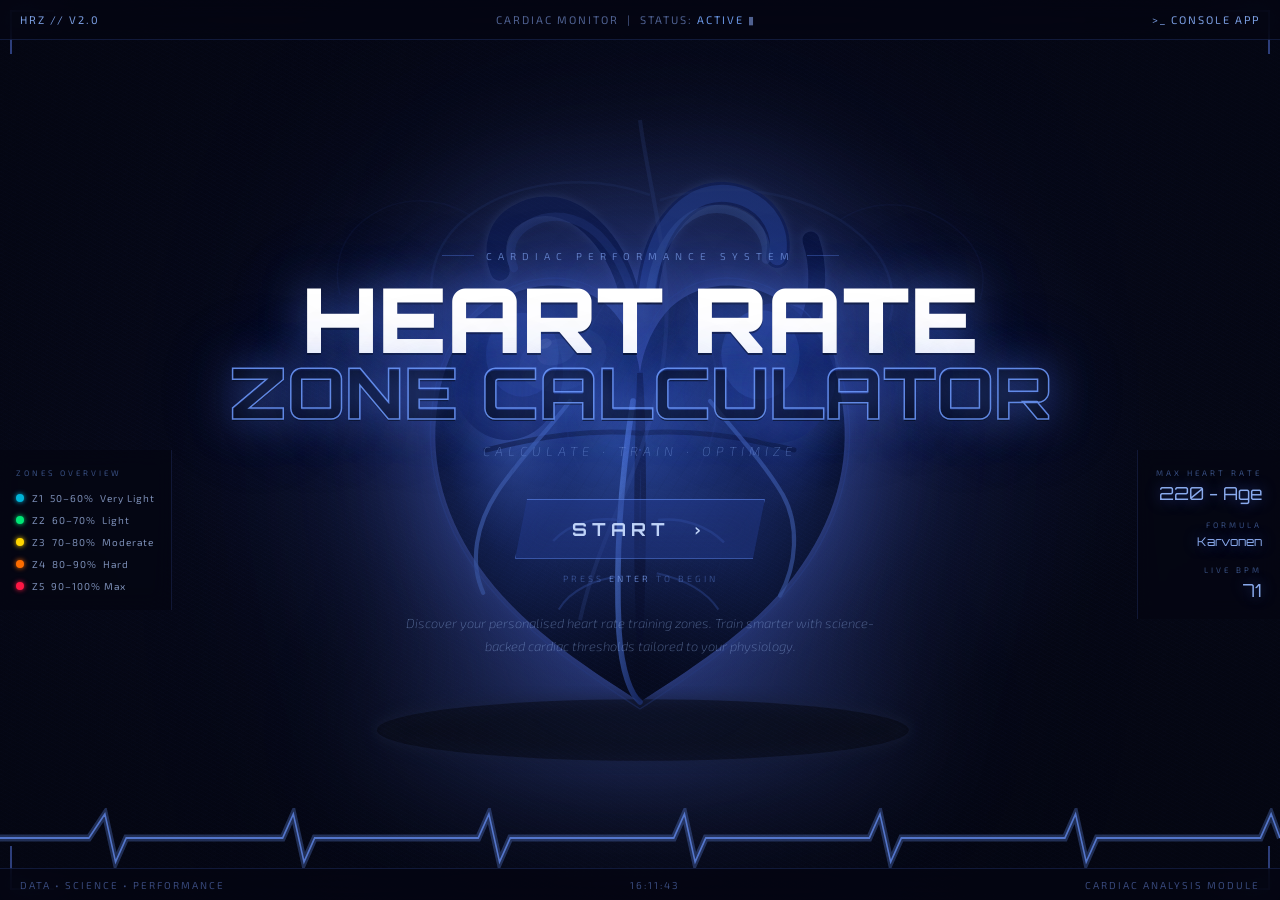
<file: indexpage/index.html>
<!DOCTYPE html>
<html lang="en">
<head>
  <meta charset="UTF-8" />
  <meta name="viewport" content="width=device-width, initial-scale=1.0" />
  <title>Heart Rate Zone Calculator</title>
  <link href="https://fonts.googleapis.com/css2?family=Orbitron:wght@400;700;900&family=Exo+2:ital,wght@0,200;0,400;0,600;1,300&display=swap" rel="stylesheet" />
  <link rel="stylesheet" href="style.css" />
</head>
<body>

  <!-- ══ BACKGROUND LAYERS ══ -->
  <div class="bg-layer"></div>

  <!-- Vein / vessel network -->
  <div class="veins">
    <svg width="100%" height="100%" viewBox="0 0 1440 900"
         preserveAspectRatio="xMidYMid slice"
         xmlns="http://www.w3.org/2000/svg">
      <defs>
        <radialGradient id="vg" cx="50%" cy="50%" r="50%">
          <stop offset="0%"   stop-color="rgba(70,100,200,0.38)"/>
          <stop offset="100%" stop-color="rgba(30,50,120,0)"/>
        </radialGradient>
      </defs>
      <path d="M720 120 C730 200 760 280 740 380 C720 480 680 530 660 620"        stroke="rgba(70,100,190,0.48)" stroke-width="4"   fill="none"/>
      <path d="M740 200 C800 180 870 190 920 220 C960 245 980 280 970 320"         stroke="rgba(60,90,175,0.38)"  stroke-width="2.5" fill="none"/>
      <path d="M730 195 C660 170 590 185 550 215 C515 240 505 278 515 318"         stroke="rgba(60,90,175,0.38)"  stroke-width="2.5" fill="none"/>
      <path d="M700 280 C680 310 660 340 650 380 C640 415 648 445 660 470"         stroke="rgba(50,75,160,0.32)"  stroke-width="1.8" fill="none"/>
      <path d="M760 285 C780 318 795 348 798 385 C800 420 790 450 775 475"         stroke="rgba(50,75,160,0.32)"  stroke-width="1.8" fill="none"/>
      <path d="M920 220 C950 200 990 200 1020 218 C1055 238 1070 268 1060 300"     stroke="rgba(45,65,150,0.28)"  stroke-width="1.5" fill="none"/>
      <path d="M550 215 C515 195 478 197 450 216 C422 234 412 264 420 295"         stroke="rgba(45,65,150,0.28)"  stroke-width="1.5" fill="none"/>
      <path d="M970 320 C985 360 980 400 960 430 C940 455 910 460 885 448"         stroke="rgba(40,60,140,0.24)"  stroke-width="1.2" fill="none"/>
      <path d="M515 318 C502 358 508 398 528 428 C548 455 578 460 602 448"         stroke="rgba(40,60,140,0.24)"  stroke-width="1.2" fill="none"/>
      <path d="M660 470 C640 500 630 530 635 560 C640 585 658 600 672 590"         stroke="rgba(35,55,130,0.20)"  stroke-width="1"   fill="none"/>
      <path d="M775 475 C795 505 804 535 800 563 C795 588 778 604 763 594"         stroke="rgba(35,55,130,0.20)"  stroke-width="1"   fill="none"/>
      <path d="M885 448 C900 475 898 505 882 525 C868 542 848 544 834 534"         stroke="rgba(30,50,120,0.18)"  stroke-width="0.9" fill="none"/>
      <path d="M602 448 C586 476 588 506 604 526 C618 543 638 545 652 535"         stroke="rgba(30,50,120,0.18)"  stroke-width="0.9" fill="none"/>
      <ellipse cx="720" cy="420" rx="320" ry="280" fill="url(#vg)"/>
    </svg>
  </div>

  <!-- ══ REALISTIC HEART SVG ══ -->
  <div class="heart-bg-wrap">
    <svg class="heart-realistic" viewBox="0 0 500 460" xmlns="http://www.w3.org/2000/svg">
      <defs>
        <radialGradient id="hg-main" cx="45%" cy="38%" r="58%">
          <stop offset="0%"   stop-color="#2a4a9e"/>
          <stop offset="30%"  stop-color="#1e3680"/>
          <stop offset="65%"  stop-color="#152660"/>
          <stop offset="100%" stop-color="#0a1435"/>
        </radialGradient>
        <radialGradient id="hg-hi" cx="38%" cy="30%" r="35%">
          <stop offset="0%"   stop-color="rgba(100,145,255,0.70)"/>
          <stop offset="100%" stop-color="rgba(40,70,180,0)"/>
        </radialGradient>
        <radialGradient id="hg-hi2" cx="72%" cy="28%" r="28%">
          <stop offset="0%"   stop-color="rgba(80,120,230,0.55)"/>
          <stop offset="100%" stop-color="rgba(30,55,160,0)"/>
        </radialGradient>
        <radialGradient id="hg-apex" cx="50%" cy="90%" r="35%">
          <stop offset="0%"   stop-color="rgba(5,8,25,0.72)"/>
          <stop offset="100%" stop-color="rgba(5,8,25,0)"/>
        </radialGradient>
        <pattern id="fibre" x="0" y="0" width="8" height="8"
                 patternUnits="userSpaceOnUse" patternTransform="rotate(32)">
          <line x1="0" y1="0" x2="0" y2="8" stroke="rgba(0,0,0,0.14)" stroke-width="0.8"/>
        </pattern>
        <linearGradient id="art" x1="0%" y1="0%" x2="100%" y2="100%">
          <stop offset="0%"   stop-color="rgba(100,150,255,0.88)"/>
          <stop offset="100%" stop-color="rgba(50,85,200,0.60)"/>
        </linearGradient>
        <filter id="softshadow" x="-20%" y="-20%" width="140%" height="140%">
          <feGaussianBlur in="SourceAlpha" stdDeviation="6" result="blur"/>
          <feComposite in="SourceGraphic" in2="blur" operator="over"/>
        </filter>
      </defs>

      <!-- Drop shadow -->
      <ellipse cx="252" cy="430" rx="190" ry="22"
               fill="rgba(0,0,0,0.45)" filter="url(#softshadow)"/>

      <!-- Main heart body -->
      <path d="M250 410 C220 390 170 360 140 320 C110 280 100 240 105 200
               C110 158 130 130 160 118 C185 108 210 112 228 128
               C240 140 248 158 250 175 C252 158 260 140 272 128
               C290 112 315 108 340 118 C370 130 390 158 395 200
               C400 240 390 280 360 320 C330 360 280 390 250 410Z"
            fill="url(#hg-main)"/>

      <!-- Muscle fibre texture -->
      <path d="M250 410 C220 390 170 360 140 320 C110 280 100 240 105 200
               C110 158 130 130 160 118 C185 108 210 112 228 128
               C240 140 248 158 250 175 C252 158 260 140 272 128
               C290 112 315 108 340 118 C370 130 390 158 395 200
               C400 240 390 280 360 320 C330 360 280 390 250 410Z"
            fill="url(#fibre)" opacity="0.5"/>

      <!-- Left highlight -->
      <path d="M250 410 C220 390 170 360 140 320 C110 280 100 240 105 200
               C110 158 130 130 160 118 C185 108 210 112 228 128
               C240 140 248 158 250 175Z"
            fill="url(#hg-hi)"/>

      <!-- Right highlight -->
      <path d="M250 175 C252 158 260 140 272 128 C290 112 315 108 340 118
               C370 130 390 158 395 200 C400 240 390 280 360 320
               C330 360 280 390 250 410Z"
            fill="url(#hg-hi2)"/>

      <!-- Apex shadow -->
      <path d="M250 410 C220 390 170 360 140 320 C110 280 100 240 105 200
               C110 158 130 130 160 118 C185 108 210 112 228 128
               C240 140 248 158 250 175 C252 158 260 140 272 128
               C290 112 315 108 340 118 C370 130 390 158 395 200
               C400 240 390 280 360 320 C330 360 280 390 250 410Z"
            fill="url(#hg-apex)"/>

      <!-- Atrioventricular groove -->
      <path d="M140 230 C180 220 215 215 250 218 C285 215 320 220 360 230"
            stroke="rgba(8,15,50,0.55)" stroke-width="3.5" fill="none" stroke-linecap="round"/>

      <!-- Right atrium -->
      <ellipse cx="348" cy="175" rx="42" ry="50" fill="#1a2e7a" opacity="0.78"/>
      <ellipse cx="336" cy="162" rx="28" ry="32" fill="rgba(70,110,220,0.35)"/>

      <!-- Left atrium -->
      <ellipse cx="155" cy="175" rx="40" ry="48" fill="#162870" opacity="0.78"/>
      <ellipse cx="166" cy="162" rx="26" ry="30" fill="rgba(60,95,200,0.35)"/>

      <!-- Interventricular sulcus -->
      <path d="M250 175 C248 230 246 300 250 370 C252 330 254 240 250 175"
            stroke="rgba(8,12,45,0.60)" stroke-width="4" fill="none"/>

      <!-- Coronary arteries -->
      <path d="M245 195 C238 240 232 300 235 360 C237 390 244 405 250 410"
            stroke="url(#art)" stroke-width="4" fill="none" stroke-linecap="round"/>
      <path d="M200 195 C185 215 165 235 148 260 C133 283 128 310 138 332"
            stroke="rgba(80,120,220,0.70)" stroke-width="3" fill="none" stroke-linecap="round"/>
      <path d="M300 195 C316 215 338 238 352 262 C364 284 362 312 350 334"
            stroke="rgba(80,120,220,0.65)" stroke-width="3" fill="none" stroke-linecap="round"/>
      <path d="M235 280 C218 278 200 282 188 295" stroke="rgba(65,100,200,0.50)" stroke-width="1.8" fill="none"/>
      <path d="M237 320 C218 322 200 330 192 344" stroke="rgba(65,100,200,0.45)" stroke-width="1.5" fill="none"/>
      <path d="M263 280 C280 278 298 284 310 296" stroke="rgba(65,100,200,0.50)" stroke-width="1.8" fill="none"/>
      <path d="M262 318 C280 322 297 330 306 344" stroke="rgba(65,100,200,0.45)" stroke-width="1.5" fill="none"/>

      <!-- Aortic arch -->
      <path d="M255 118 C257 100 262 82 270 70 C285 48 305 42 325 50 C342 57 352 74 348 92"
            stroke="#1a2e7a" stroke-width="16" fill="none" stroke-linecap="round"/>
      <path d="M255 118 C257 100 262 82 270 70 C285 48 305 42 325 50 C342 57 352 74 348 92"
            stroke="rgba(50,85,190,0.72)" stroke-width="12" fill="none" stroke-linecap="round"/>
      <path d="M257 118 C259 104 263 90 270 80 C282 60 300 54 318 60 C334 66 342 80 340 94"
            stroke="rgba(100,150,255,0.28)" stroke-width="6" fill="none" stroke-linecap="round"/>

      <!-- Pulmonary trunk -->
      <path d="M242 118 C238 100 228 82 215 70 C198 54 178 52 162 62 C148 70 144 86 150 102"
            stroke="#152668" stroke-width="14" fill="none" stroke-linecap="round"/>
      <path d="M244 118 C240 104 232 88 220 76 C205 62 186 60 172 68 C158 75 155 88 160 100"
            stroke="rgba(70,110,220,0.26)" stroke-width="6" fill="none" stroke-linecap="round"/>

      <!-- Superior vena cava -->
      <path d="M370 140 C378 120 378 98 372 80"
            stroke="#101e58" stroke-width="12" fill="none" stroke-linecap="round"/>

      <!-- Pericardium outline -->
      <path d="M250 415 C218 394 168 362 136 320 C106 280 96 236 102 196
               C108 154 130 124 162 112 C190 102 214 108 232 125
               C240 133 247 148 250 168 C253 148 260 133 268 125
               C286 108 310 102 338 112 C370 124 392 154 398 196
               C404 236 394 280 364 320 C332 362 282 394 250 415Z"
            fill="none" stroke="rgba(60,90,190,0.38)" stroke-width="1"/>

      <!-- Specular gloss highlights -->
      <ellipse cx="195" cy="165" rx="32" ry="22"
               fill="rgba(120,160,255,0.09)" transform="rotate(-18,195,165)"/>
      <ellipse cx="190" cy="160" rx="14" ry="9"
               fill="rgba(150,190,255,0.14)" transform="rotate(-18,190,160)"/>
      <ellipse cx="182" cy="154" rx="5"  ry="3.5"
               fill="rgba(200,220,255,0.24)" transform="rotate(-18,182,154)"/>
    </svg>
  </div>

  <div class="texture-overlay"></div>
  <div class="readability-overlay"></div>

  <!-- Pulse rings -->
  <div class="pulse-rings">
    <div class="p-ring"></div>
    <div class="p-ring"></div>
    <div class="p-ring"></div>
  </div>

  <!-- Blood cell particles -->
  <canvas id="particle-canvas"></canvas>

  <!-- ══ HUD CHROME ══ -->
  <div class="corners">
    <span></span><span></span><span></span><span></span>
  </div>

  <div class="hud-top">
    <span class="hl">HRZ // v2.0</span>
    <span>CARDIAC MONITOR &nbsp;|&nbsp; STATUS:
      <span class="status-active">ACTIVE</span>
      <span class="blink">▮</span>
    </span>
    <span class="hl">&gt;_ CONSOLE APP</span>
  </div>

  <div class="hud-bot">
    <span>DATA &bull; SCIENCE &bull; PERFORMANCE</span>
    <span id="clock">--:--:--</span>
    <span>CARDIAC ANALYSIS MODULE</span>
  </div>

  <!-- ══ ECG STRIP ══ -->
  <div class="ecg-strip">
    <svg viewBox="0 0 1440 60" preserveAspectRatio="none">
      <polyline class="ecg-glow"
        points="0,30 60,30 100,30 118,6 130,54 142,30 200,30
                280,30 318,30 330,6 342,54 354,30 420,30
                500,30 538,30 550,6 562,54 574,30 640,30
                720,30 758,30 770,6 782,54 794,30 860,30
                940,30 978,30 990,6 1002,54 1014,30 1080,30
                1160,30 1198,30 1210,6 1222,54 1234,30 1300,30
                1380,30 1418,30 1430,6 1440,30"/>
      <polyline class="ecg-line"
        points="0,30 60,30 100,30 118,6 130,54 142,30 200,30
                280,30 318,30 330,6 342,54 354,30 420,30
                500,30 538,30 550,6 562,54 574,30 640,30
                720,30 758,30 770,6 782,54 794,30 860,30
                940,30 978,30 990,6 1002,54 1014,30 1080,30
                1160,30 1198,30 1210,6 1222,54 1234,30 1300,30
                1380,30 1418,30 1430,6 1440,30"/>
    </svg>
  </div>

  <!-- ══ LEFT PANEL — Zones ══ -->
  <div class="zones-panel">
    <div class="zp-title">Zones Overview</div>
    <div class="zp-row">
      <div class="zp-dot" style="background:#00B4D8;box-shadow:0 0 5px #00B4D8"></div>
      <div class="zp-label">Z1 &nbsp;50–60% &nbsp;Very Light</div>
    </div>
    <div class="zp-row">
      <div class="zp-dot" style="background:#00E676;box-shadow:0 0 5px #00E676"></div>
      <div class="zp-label">Z2 &nbsp;60–70% &nbsp;Light</div>
    </div>
    <div class="zp-row">
      <div class="zp-dot" style="background:#FFD600;box-shadow:0 0 5px #FFD600"></div>
      <div class="zp-label">Z3 &nbsp;70–80% &nbsp;Moderate</div>
    </div>
    <div class="zp-row">
      <div class="zp-dot" style="background:#FF6D00;box-shadow:0 0 5px #FF6D00"></div>
      <div class="zp-label">Z4 &nbsp;80–90% &nbsp;Hard</div>
    </div>
    <div class="zp-row">
      <div class="zp-dot" style="background:#FF1744;box-shadow:0 0 5px #FF1744"></div>
      <div class="zp-label">Z5 &nbsp;90–100% Max</div>
    </div>
  </div>

  <!-- ══ RIGHT PANEL — Stats ══ -->
  <div class="stat-panel">
    <div class="sp-item">
      <div class="sp-lbl">Max Heart Rate</div>
      <div class="sp-val">220 − Age</div>
    </div>
    <div class="sp-item">
      <div class="sp-lbl">Formula</div>
      <div class="sp-val sp-small">Karvonen</div>
    </div>
    <div class="sp-item">
      <div class="sp-lbl">Live BPM</div>
      <div class="sp-val" id="live-bpm">72</div>
    </div>
  </div>

  <!-- ══ MAIN CONTENT ══ -->
  <div class="content">

    <div class="title-wrap">
      <div class="pre-label">Cardiac Performance System</div>
      <div class="main-title">
        HEART RATE
        <span>ZONE CALCULATOR</span>
      </div>
      <div class="tagline">Calculate &middot; Train &middot; Optimize</div>
    </div>

    <div class="btn-area">
      <!-- Sound button is hidden via CSS (display:none in style.css) -->
      <button class="btn-sound" id="soundBtn" onclick="toggleSound()">
        <div class="sound-icon" id="soundIcon">🔊</div>
        <span class="sound-label" id="soundLabel">Heartbeat On</span>
      </button>

      <button class="btn-start" onclick="goToInput()">
        START &nbsp;›
      </button>
      <div class="start-hint">PRESS <b>ENTER</b> TO BEGIN</div>
    </div>

    <div class="desc-wrap">
      <p class="desc">
        Discover your personalised heart rate training zones.
        Train smarter with science-backed cardiac thresholds
        tailored to your physiology.
      </p>
    </div>

  </div>

  <script src="script.js"></script>
</body>
</html>
</file>
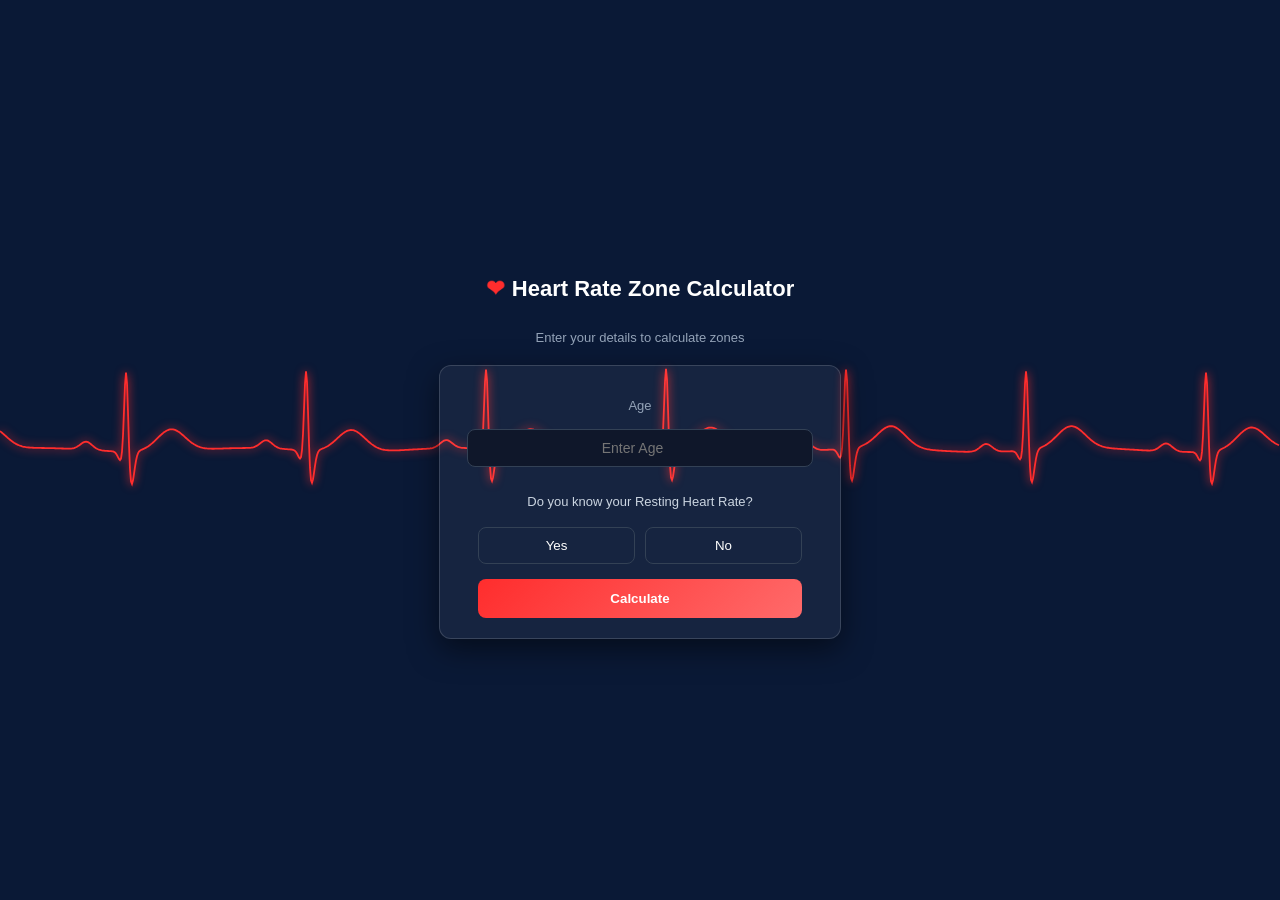
<file: Inputpage/input.html>
<!DOCTYPE html>
<html lang="en">
<head>
    <meta charset="UTF-8">
    <title>Heart Rate Zone Calculator</title>
    <meta name="viewport" content="width=device-width, initial-scale=1.0">

    <!-- CSS -->
    <link rel="stylesheet" href="style.css">
</head>

<body>

<!-- 🔴 LIVE ECG BACKGROUND -->
<div class="ecg-bg">
    <canvas id="ecgCanvas"></canvas>
</div>

<!-- CONTENT -->
<div class="container">

    <h1>Heart Rate Zone Calculator</h1>
    <p class="subtitle">Enter your details to calculate zones</p>

    <div class="input-box">

        <label>Age</label>
        <input type="number" id="age" placeholder="Enter Age">

        <p class="question">Do you know your Resting Heart Rate?</p>

        <div class="btn-group">
            <button onclick="chooseYes()">Yes</button>
            <button onclick="chooseNo()">No</button>
        </div>

        <input type="number" id="hrrest" placeholder="Enter HRrest" class="hidden">

        <button class="main-btn" onclick="goToResult()">Calculate</button>

    </div>

</div>

<!-- 🎧 ECG SOUND -->
<audio id="ecgSound" src="../assets/ECG.mp3" loop></audio>

<!-- JS -->
<script src="script.js"></script>

</body>
</html>
</file>
<file: indexpage/style.css>
/* ═══════════════════════════════════════════════
   Heart Rate Zone Calculator — style.css
   Theme : Slate Blue
   ═══════════════════════════════════════════════ */

@import url('https://fonts.googleapis.com/css2?family=Orbitron:wght@400;700;900&family=Exo+2:ital,wght@0,200;0,400;0,600;1,300&display=swap');

/* ─────────────────────────────────────────────
   RESET
───────────────────────────────────────────── */
* {
  margin: 0;
  padding: 0;
  box-sizing: border-box;
}

html,
body {
  width: 100%;
  height: 100%;
  overflow: hidden;
  font-family: 'Exo 2', sans-serif;
  background: #06080f;
}

/* Corner bracket flash on heartbeat */
body.beat .corners span {
  border-color: rgba(100, 140, 255, 0.95);
}

/* ─────────────────────────────────────────────
   BACKGROUND LAYERS
───────────────────────────────────────────── */

/* Deep slate-blue ambient gradient */
.bg-layer {
  position: fixed;
  inset: 0;
  z-index: 0;
  background:
    radial-gradient(ellipse 100% 100% at 50% 50%,
      transparent 35%, rgba(4, 6, 14, 0.88) 100%),
    radial-gradient(ellipse 60% 55% at 52% 48%,
      rgba(60, 80, 160, 0.55) 0%,
      rgba(30, 45, 110, 0.35) 30%,
      transparent 65%),
    radial-gradient(ellipse 40% 40% at 50% 70%,
      rgba(45, 60, 130, 0.30) 0%, transparent 55%),
    radial-gradient(ellipse 80% 80% at 50% 50%,
      rgba(8, 10, 30, 0.00) 0%, rgba(4, 6, 20, 0.65) 100%),
    linear-gradient(160deg, #06081a 0%, #080c22 40%, #05070f 100%);
}

/* ── Realistic heart wrapper ── */
.heart-bg-wrap {
  position: fixed;
  inset: 0;
  z-index: 1;
  display: flex;
  align-items: center;
  justify-content: center;
  pointer-events: none;
}

.heart-realistic {
  width: min(700px, 90vw);
  height: min(700px, 90vw);
  animation: heartpulse 1s cubic-bezier(0.25, 0.46, 0.45, 0.94) infinite;
  filter:
    drop-shadow(0 0  60px rgba(70, 100, 220, 0.65))
    drop-shadow(0 0 130px rgba(50,  70, 180, 0.38))
    drop-shadow(0 0   5px rgba(120, 160, 255, 0.45));
}

@keyframes heartpulse {
  0%   {
    transform: scale(1.000);
    filter:
      drop-shadow(0 0  55px rgba(70,100,220,0.60))
      drop-shadow(0 0 115px rgba(50,70,180,0.32));
  }
  10%  {
    transform: scale(1.055);
    filter:
      drop-shadow(0 0  85px rgba(90,130,255,0.80))
      drop-shadow(0 0 160px rgba(70,100,220,0.48));
  }
  20%  {
    transform: scale(1.000);
    filter:
      drop-shadow(0 0  55px rgba(70,100,220,0.60))
      drop-shadow(0 0 115px rgba(50,70,180,0.32));
  }
  32%  {
    transform: scale(1.040);
    filter:
      drop-shadow(0 0  72px rgba(80,115,235,0.72))
      drop-shadow(0 0 135px rgba(60,85,200,0.42));
  }
  50%  {
    transform: scale(1.000);
    filter:
      drop-shadow(0 0  55px rgba(70,100,220,0.60))
      drop-shadow(0 0 115px rgba(50,70,180,0.32));
  }
  100% {
    transform: scale(1.000);
    filter:
      drop-shadow(0 0  55px rgba(70,100,220,0.60))
      drop-shadow(0 0 115px rgba(50,70,180,0.32));
  }
}

/* Crosshatch muscle-fibre texture */
.texture-overlay {
  position: fixed;
  inset: 0;
  z-index: 2;
  pointer-events: none;
  background-image:
    repeating-linear-gradient(
       28deg,
       transparent, transparent 3px,
       rgba(60, 80, 180, 0.04) 3px,
       rgba(60, 80, 180, 0.04) 4px),
    repeating-linear-gradient(
      -28deg,
       transparent, transparent 3px,
       rgba(40, 55, 140, 0.03) 3px,
       rgba(40, 55, 140, 0.03) 4px);
}

/* Vein / vessel SVG layer */
.veins {
  position: fixed;
  inset: 0;
  z-index: 3;
  pointer-events: none;
  opacity: 0.60;
}

/* Dark vignette for text readability */
.readability-overlay {
  position: fixed;
  inset: 0;
  z-index: 4;
  pointer-events: none;
  background: radial-gradient(
    ellipse 70% 70% at 50% 50%,
    rgba(4, 6, 20, 0.12) 0%,
    rgba(4, 6, 18, 0.74) 100%
  );
}

/* ─────────────────────────────────────────────
   PULSE RINGS
───────────────────────────────────────────── */
.pulse-rings {
  position: fixed;
  inset: 0;
  z-index: 5;
  pointer-events: none;
  display: flex;
  align-items: center;
  justify-content: center;
}

.p-ring {
  position: absolute;
  border-radius: 50%;
  border: 1px solid rgba(80, 110, 220, 0.20);
  animation: pring 2.1s ease-out infinite;
}
.p-ring:nth-child(2) { animation-delay: 0.7s; }
.p-ring:nth-child(3) { animation-delay: 1.4s; }

@keyframes pring {
  0%   { width: 180px; height: 180px; opacity: 0.75; }
  100% { width: 900px; height: 900px; opacity: 0.00; }
}

/* Blood-cell particle canvas */
#particle-canvas {
  position: fixed;
  inset: 0;
  z-index: 6;
  pointer-events: none;
}

/* ─────────────────────────────────────────────
   HUD CHROME
───────────────────────────────────────────── */

/* Corner brackets */
.corners {
  position: fixed;
  inset: 0;
  z-index: 20;
  pointer-events: none;
}

.corners span {
  position: absolute;
  width: 44px;
  height: 44px;
  border-color: rgba(80, 110, 210, 0.55);
  border-style: solid;
  transition: border-color 0.3s;
}
.corners span:nth-child(1) { top:    10px; left:  10px; border-width: 2px 0 0 2px; }
.corners span:nth-child(2) { top:    10px; right: 10px; border-width: 2px 2px 0 0; }
.corners span:nth-child(3) { bottom: 10px; left:  10px; border-width: 0 0 2px 2px; }
.corners span:nth-child(4) { bottom: 10px; right: 10px; border-width: 0 2px 2px 0; }

/* Top HUD bar */
.hud-top {
  position: fixed;
  top: 0; left: 0; right: 0;
  z-index: 20;
  height: 40px;
  background: rgba(4, 6, 18, 0.80);
  backdrop-filter: blur(12px);
  border-bottom: 1px solid rgba(70, 100, 200, 0.22);
  display: flex;
  align-items: center;
  justify-content: space-between;
  padding: 0 20px;
  font-size: 11px;
  color: rgba(130, 160, 230, 0.60);
  letter-spacing: 2px;
  text-transform: uppercase;
}
.hud-top .hl  { color: rgba(140, 180, 255, 0.88); }
.status-active { color: rgba(120, 170, 255, 0.90); }

/* Bottom HUD bar */
.hud-bot {
  position: fixed;
  bottom: 0; left: 0; right: 0;
  z-index: 20;
  height: 32px;
  background: rgba(4, 6, 18, 0.80);
  backdrop-filter: blur(12px);
  border-top: 1px solid rgba(70, 100, 200, 0.22);
  display: flex;
  align-items: center;
  justify-content: space-between;
  padding: 0 20px;
  font-size: 10px;
  color: rgba(100, 130, 210, 0.55);
  letter-spacing: 2px;
  text-transform: uppercase;
}

/* Blinking cursor */
.blink { animation: blink 1s step-end infinite; }
@keyframes blink {
  0%, 100% { opacity: 1; }
  50%       { opacity: 0; }
}

/* ─────────────────────────────────────────────
   ECG STRIP
───────────────────────────────────────────── */
.ecg-strip {
  position: fixed;
  bottom: 32px; left: 0; right: 0;
  z-index: 19;
  height: 60px;
  pointer-events: none;
}
.ecg-strip svg { width: 100%; height: 100%; }

.ecg-line {
  stroke: rgba(100, 140, 240, 0.75);
  stroke-width: 1.8;
  fill: none;
  stroke-dasharray: 2400;
  animation: ecg-scroll 2.2s linear infinite;
}
.ecg-glow {
  stroke: rgba(110, 150, 255, 0.28);
  stroke-width: 7;
  fill: none;
  stroke-dasharray: 2400;
  animation: ecg-scroll 2.2s linear infinite;
}
@keyframes ecg-scroll {
  0%   { stroke-dashoffset: 2400; }
  100% { stroke-dashoffset: 0; }
}

/* ─────────────────────────────────────────────
   SIDE PANELS
───────────────────────────────────────────── */

/* Left — Zone overview */
.zones-panel {
  position: fixed;
  left: 0;
  top: 50%;
  transform: translateY(-50%);
  z-index: 15;
  border-right: 1px solid rgba(70, 100, 200, 0.20);
  background: rgba(4, 6, 18, 0.75);
  backdrop-filter: blur(10px);
  padding: 18px 16px;
  display: flex;
  flex-direction: column;
  gap: 10px;
  animation: fadein 1s ease 1.2s both;
}

.zp-title {
  font-size: 8px;
  letter-spacing: 3px;
  color: rgba(100, 140, 220, 0.55);
  text-transform: uppercase;
  margin-bottom: 4px;
}

.zp-row {
  display: flex;
  align-items: center;
  gap: 8px;
}

.zp-dot {
  width: 8px;
  height: 8px;
  border-radius: 50%;
  flex-shrink: 0;
}

.zp-label {
  font-size: 10px;
  color: rgba(170, 195, 245, 0.72);
  letter-spacing: 1px;
  white-space: nowrap;
}

/* Right — Stats */
.stat-panel {
  position: fixed;
  right: 0;
  top: 50%;
  transform: translateY(-50%);
  z-index: 15;
  border-left: 1px solid rgba(70, 100, 200, 0.20);
  background: rgba(4, 6, 18, 0.75);
  backdrop-filter: blur(10px);
  padding: 18px;
  display: flex;
  flex-direction: column;
  gap: 16px;
  align-items: flex-end;
  animation: fadein 1s ease 1.4s both;
}

.sp-item { text-align: right; }

.sp-lbl {
  font-size: 8px;
  letter-spacing: 3px;
  color: rgba(100, 140, 220, 0.55);
  text-transform: uppercase;
  margin-bottom: 4px;
}

.sp-val {
  font-family: 'Orbitron', monospace;
  font-size: 18px;
  color: rgba(150, 185, 255, 0.92);
  text-shadow: 0 0 14px rgba(80, 120, 240, 0.55);
}

.sp-small { font-size: 12px; }

/* ─────────────────────────────────────────────
   MAIN CENTRE CONTENT
───────────────────────────────────────────── */
.content {
  position: fixed;
  inset: 40px 0 32px;
  z-index: 10;
  display: flex;
  flex-direction: column;
  align-items: center;
  justify-content: center;
  text-align: center;
  padding: 20px 24px;
}

/* Pre-label with decorative lines */
.pre-label {
  font-size: 10px;
  letter-spacing: 6px;
  text-transform: uppercase;
  color: rgba(130, 165, 240, 0.68);
  margin-bottom: 16px;
  display: flex;
  align-items: center;
  justify-content: center;
  gap: 12px;
}
.pre-label::before,
.pre-label::after {
  content: '';
  width: 32px;
  height: 1px;
  background: rgba(80, 120, 220, 0.40);
}

/* Title block */
.title-wrap {
  animation: fadein 0.9s ease 0.3s both;
  margin-bottom: 8px;
}

.main-title {
  font-family: 'Orbitron', monospace;
  font-weight: 900;
  font-size: clamp(40px, 7vw, 90px);
  line-height: 0.92;
  color: #fff;
  text-shadow:
    0 0  40px rgba(80, 120, 240, 0.55),
    0 0  85px rgba(60,  90, 200, 0.28),
    0 2px 0   rgba(0,   0,   0,  0.65);
  margin-bottom: 6px;
}

.main-title span {
  display: block;
  color: transparent;
  -webkit-text-stroke: 1.5px rgba(110, 155, 255, 0.85);
  font-size: clamp(34px, 5.5vw, 72px);
}

/* Tagline */
.tagline {
  font-size: 13px;
  letter-spacing: 5px;
  color: rgba(120, 155, 230, 0.58);
  text-transform: uppercase;
  margin: 18px 0 32px;
  font-weight: 200;
  font-style: italic;
}

/* ── Button area ── */
.btn-area { animation: fadein 0.9s ease 0.8s both; }

/* Sound button — HIDDEN on homepage */
.btn-sound { display: none; }

/* START CTA button */
.btn-start {
  position: relative;
  overflow: hidden;
  background: rgba(40, 65, 150, 0.35);
  border: 1.5px solid rgba(90, 130, 230, 0.65);
  color: rgba(200, 220, 255, 0.95);
  font-family: 'Orbitron', monospace;
  font-weight: 700;
  font-size: clamp(14px, 1.8vw, 18px);
  letter-spacing: 5px;
  text-transform: uppercase;
  padding: 18px 56px;
  cursor: pointer;
  clip-path: polygon(12px 0%, 100% 0%, calc(100% - 12px) 100%, 0% 100%);
  transition: all 0.25s;
  box-shadow:
    0 0 32px rgba(60, 100, 220, 0.32),
    inset 0 0 32px rgba(30, 55, 140, 0.30);
}

.btn-start::before {
  content: '';
  position: absolute;
  inset: 0;
  background: linear-gradient(90deg,
    rgba(80, 120, 240, 0.22),
    rgba(55,  85, 190, 0.12));
  opacity: 0;
  transition: opacity 0.2s;
}

.btn-start:hover {
  box-shadow:
    0 0 65px rgba(90, 130, 255, 0.60),
    inset 0 0 45px rgba(60, 95, 210, 0.42);
  border-color: rgba(140, 175, 255, 0.85);
  color: #fff;
}
.btn-start:hover::before { opacity: 1; }
.btn-start:active { transform: scale(0.97); }

/* Keyboard hint */
.start-hint {
  font-size: 9px;
  letter-spacing: 3px;
  color: rgba(90, 125, 210, 0.48);
  text-transform: uppercase;
  margin-top: 14px;
}
.start-hint b {
  color: rgba(130, 170, 255, 0.68);
  font-weight: 400;
}

/* Description */
.desc-wrap {
  margin-top: 28px;
  animation: fadein 0.9s ease 1.1s both;
}

.desc {
  font-size: 13px;
  color: rgba(150, 180, 235, 0.55);
  font-weight: 200;
  line-height: 1.8;
  max-width: 480px;
  margin: 0 auto;
  font-style: italic;
}

/* ─────────────────────────────────────────────
   UTILITY
───────────────────────────────────────────── */
@keyframes fadein {
  from { opacity: 0; transform: translateY(16px); }
  to   { opacity: 1; transform: translateY(0);    }
}

/* ─────────────────────────────────────────────
   RESPONSIVE
───────────────────────────────────────────── */
@media (max-width: 600px) {
  .zones-panel,
  .stat-panel { display: none; }

  .main-title { font-size: clamp(32px, 10vw, 56px); }
  .btn-start  { padding: 16px 36px; }
}
</file>
<file: Inputpage/style.css>
/* ===== BODY ===== */
body {
    margin: 0;
    height: 100vh;
    overflow: hidden;
    background: hwb(220 4% 79%);
    font-family: 'Segoe UI', sans-serif;
    color: white;
    display: flex;
    justify-content: center;
    align-items: center;
}

/* ===== ECG BACKGROUND ===== */
.ecg-bg {
    position: absolute;
    width: 100%;
    height: 100%;
    z-index: 0;
}

#ecgCanvas {
    width: 100%;
    height: 100%;
    display: block;
}

/* ===== MAIN CONTAINER ===== */
.container {
    z-index: 2;
    width: 360px;
    display: flex;
    flex-direction: column;
    align-items: center;
}

/* ===== TITLE ===== */
h1 {
    font-size: 22px;
    position: relative;
    overflow: hidden;
}

/* ❤️ HEART ICON */
h1::before {
    content: "❤";
    margin-right: 8px;
    color: #ff2d2d;
    display: inline-block;

    animation: heartbeat 1s infinite ease-in-out,
               glowPulse 1s infinite;
}

/* 💓 HEARTBEAT */
@keyframes heartbeat {
    0%,100% { transform: scale(1); }
    30% { transform: scale(1.3); }
}

/* 🔥 HEART GLOW */
@keyframes glowPulse {
    0%   { filter: drop-shadow(0 0 4px red); }
    50%  { filter: drop-shadow(0 0 18px #ff4d4d); }
    100% { filter: drop-shadow(0 0 4px red); }
}

/* 🔴 NEON BACKGROUND GLOW */
h1::after {
    content: "";
    position: absolute;
    inset: 0;

    background: linear-gradient(
        120deg,
        transparent 20%,
        rgba(255, 0, 0, 0.8),
        transparent 80%
    );

    transform: translateX(-100%);
    animation: sweepGlow 3s linear infinite;

    mix-blend-mode: screen;
    pointer-events: none;
}

/* ✨ SWEEP ANIMATION */
@keyframes sweepGlow {
    0% {
        transform: translateX(-100%);
    }
    100% {
        transform: translateX(100%);
    }
}

/* 🔥 EXTRA SOFT BACK GLOW */
h1::before,
h1::after {
    will-change: transform;
}

/* SUBTITLE */
.subtitle {
    font-size: 13px;
    color: #94a3b8;
    margin-bottom: 20px;
}

/* ===== INPUT BOX ===== */
.input-box {
    width: 100%;
    padding: 20px;
    border-radius: 12px;
    border: 1px solid rgba(255,255,255,0.15);
    background: rgba(255,255,255,0.05);
    backdrop-filter: blur(12px);
    box-shadow: 0 10px 30px rgba(0,0,0,0.5);
    display: flex;
    flex-direction: column;
    align-items: center;
}

/* LABELS */
label, .question {
    width: 100%;
    text-align: center;
    font-size: 13px;
    color: #94a3b8;
    margin: 12px 0 8px;
}

.question {
    color: #cbd5e1;
}

/* INPUT */
input {
    width: 90%;
    margin: 8px 0 15px;
    padding: 10px;
    border-radius: 8px;
    border: 1px solid #334155;
    background: #0f172a;
    color: white;
    font-size: 14px;
    text-align: center;
}

input:focus {
    border-color: #ff2d2d;
    outline: none;
}

/* BUTTON GROUP */
.btn-group {
    display: flex;
    gap: 10px;
    width: 90%;
    justify-content: center;
    margin: 10px 0 15px;
}

.btn-group button {
    flex: 1;
    padding: 10px;
    background: transparent;
    border: 1px solid #334155;
    color: white;
    border-radius: 8px;
    cursor: pointer;
    transition: 0.3s;
}

.btn-group button:hover {
    border-color: #ff2d2d;
    transform: translateY(-2px);
}

.btn-group button.active {
    background: #ff2d2d;
    border-color: #ff2d2d;
}

/* MAIN BUTTON */
.main-btn {
    width: 90%;
    padding: 12px;
    border: none;
    border-radius: 8px;
    background: linear-gradient(135deg, #ff2d2d, #ff6a6a);
    color: white;
    font-weight: bold;
    cursor: pointer;
    transition: 0.3s;
}

.main-btn:hover {
    transform: scale(1.03);
    box-shadow: 0 0 15px #ff2d2d;
}

.main-btn:active {
    transform: scale(0.97);
}

/* HIDDEN */
.hidden {
    display: none;
}
</file>
